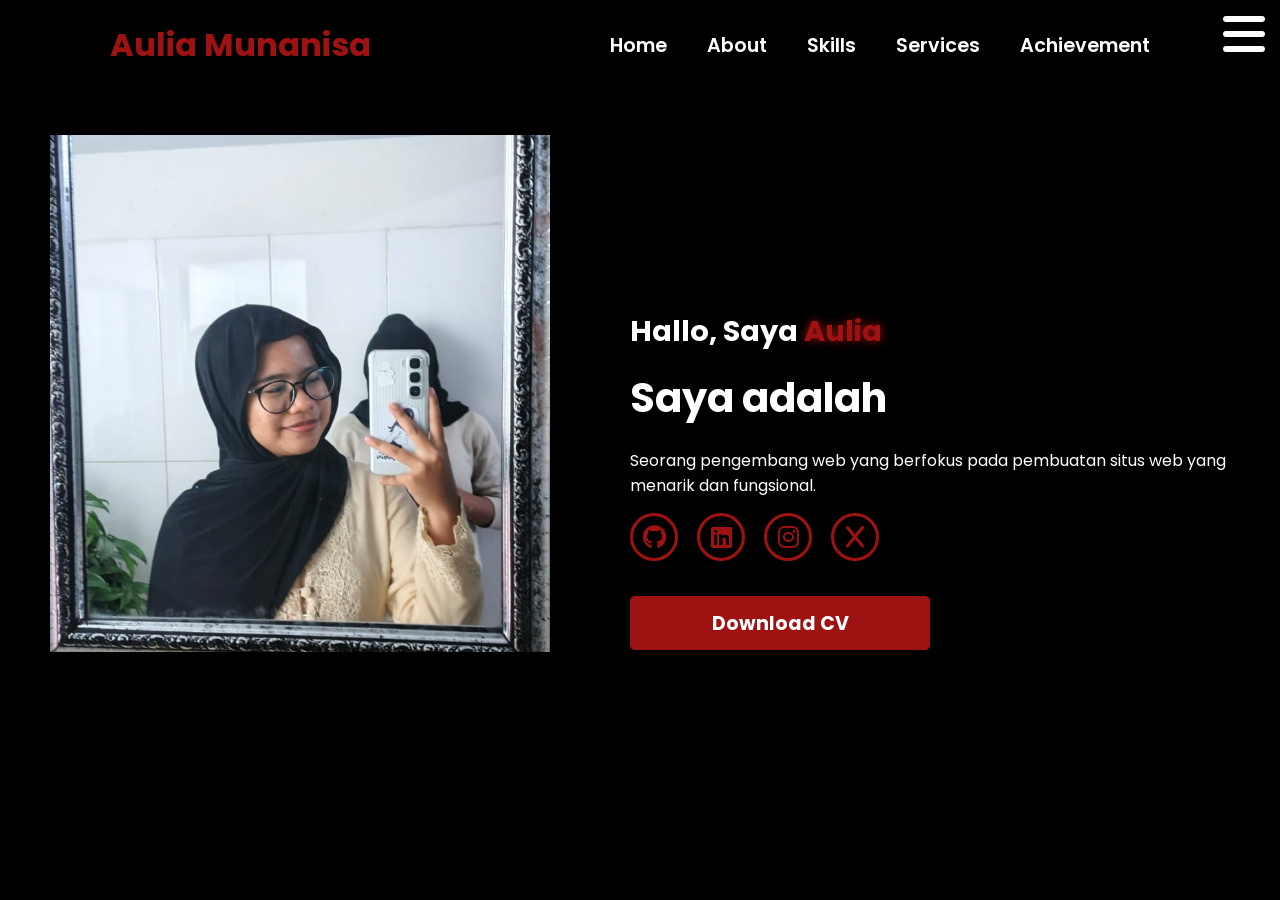
<file: index.html>
<!DOCTYPE html>
<html lang="en">
<head>
    <meta charset="UTF-8">
    <meta name="viewport" content="width=device-width, initial-scale=1.0">
    <title>Portofolio</title>
    <link rel="stylesheet" href="style.css">
    <link rel="stylesheet" href="https://cdnjs.cloudflare.com/ajax/libs/font-awesome/6.7.2/css/all.min.css">
    <link rel="stylesheet" href="https://unpkg.com/aos@next/dist/aos.css" />

</head>
<body>
    <nav>
        <div class="nav-container">
            <div class="logo" data-aos="zoom-in" data-aos-duration="1500">
                <span>Aulia Munanisa</span>
            </div>
            <div class="links">
                <div class="link" data-aos="fade-up" data-aos-duration="1500" data-aos-delay="100"><a href="index.html">Home</a></div>
                <div class="link" data-aos="fade-up" data-aos-duration="1500" data-aos-delay="200"><a href="about.html">About</a></div>
                <div class="link" data-aos="fade-up" data-aos-duration="1500" data-aos-delay="300"><a href="skills.html">Skills</a></div>
                <div class="link" data-aos="fade-up" data-aos-duration="1500" data-aos-delay="400"><a href="service.html">Services</a></div>
                <div class="link" data-aos="fade-up" data-aos-duration="1500" data-aos-delay="500"><a href="achievement.html">Achievement</a></div>
            </div>
        </div>
        <i class="fa-solid fa-bars hamburg" onclick="hamburg()"></i>
        <div class="dropdown">
            <a href="index.html">Home</a>
            <a href="about.html">About</a>
            <a href="skills.html">Skills</a>
            <a href="service.html">Services</a>
            <a href="achievement.html">Achievement</a>
            <i class="fa-solid fa-xmark cancel"onclick="cancel()"></i>
        </div>
    </nav>
    <section>
        <div class="main-container">
            <div class="image" data-aos="zoom-in-right" data-aos-duration="3000">
                <img src="lia kartini 2.jpeg" alt="">
            </div>
            <div class="content" data-aos="fade-right" data-aos-duration="1500" data-aos-delay="700">
                <h1>Hallo, Saya <span>Aulia</span></h1>
                <h2 class="typing-text" data-aos="fade-left" data-aos-duration="1500" data-aos-delay="900">Saya adalah <span></span></h2>
                <p data-aos="flip-up" data-aos-duration="1500" data-aos-delay="1100">Seorang pengembang web yang berfokus pada pembuatan situs web yang menarik dan fungsional.</p>
                <div class="social-links">
                    <a href="https://github.com/liaathvvv" data-aos="zoom-out" data-aos-duration="1500" data-aos-delay="1200"><i class="fa-brands fa-github"></i></a>
                    <a href="https://www.linkedin.com/in/aulia-munanisa-63a656405/" data-aos="zoom-out" data-aos-duration="1500" data-aos-delay="1300"><i class="fa-brands fa-linkedin"></i></a>
                    <a href="https:// www.instagram.com/liaathvv/" data-aos="zoom-out" data-aos-duration="1500" data-aos-delay="1400"><i class="fa-brands fa-instagram"></i></a>
                    <a href="https://x.com/ZxyliaaV" data-aos="zoom-out" data-aos-duration="1500" data-aos-delay="1500" ><i class="fa-brands fa-x"></i></a>
                </div>
                <div class="btn" data-aos="fade-up" data-aos-duration="1500" data-aos-delay="1700">
                    <a href="CV Aulia Munanisa .pdf" download>Download CV</a>
                </div>
            </div>
        </div>
    </section>

      <script src="https://unpkg.com/aos@next/dist/aos.js"></script>
  <script>
    AOS.init({
        offset: 0
    });
  </script>

    <script>
        function hamburg(){
            const navbar =document.querySelector(".dropdown");
            navbar.style.transform = "translateY(0px)";
        }
        function cancel(){
            const navbar =document.querySelector(".dropdown");
            navbar.style.transform = "translateY(-400px)";
        }
    </script>
</body>
</html>
</file>
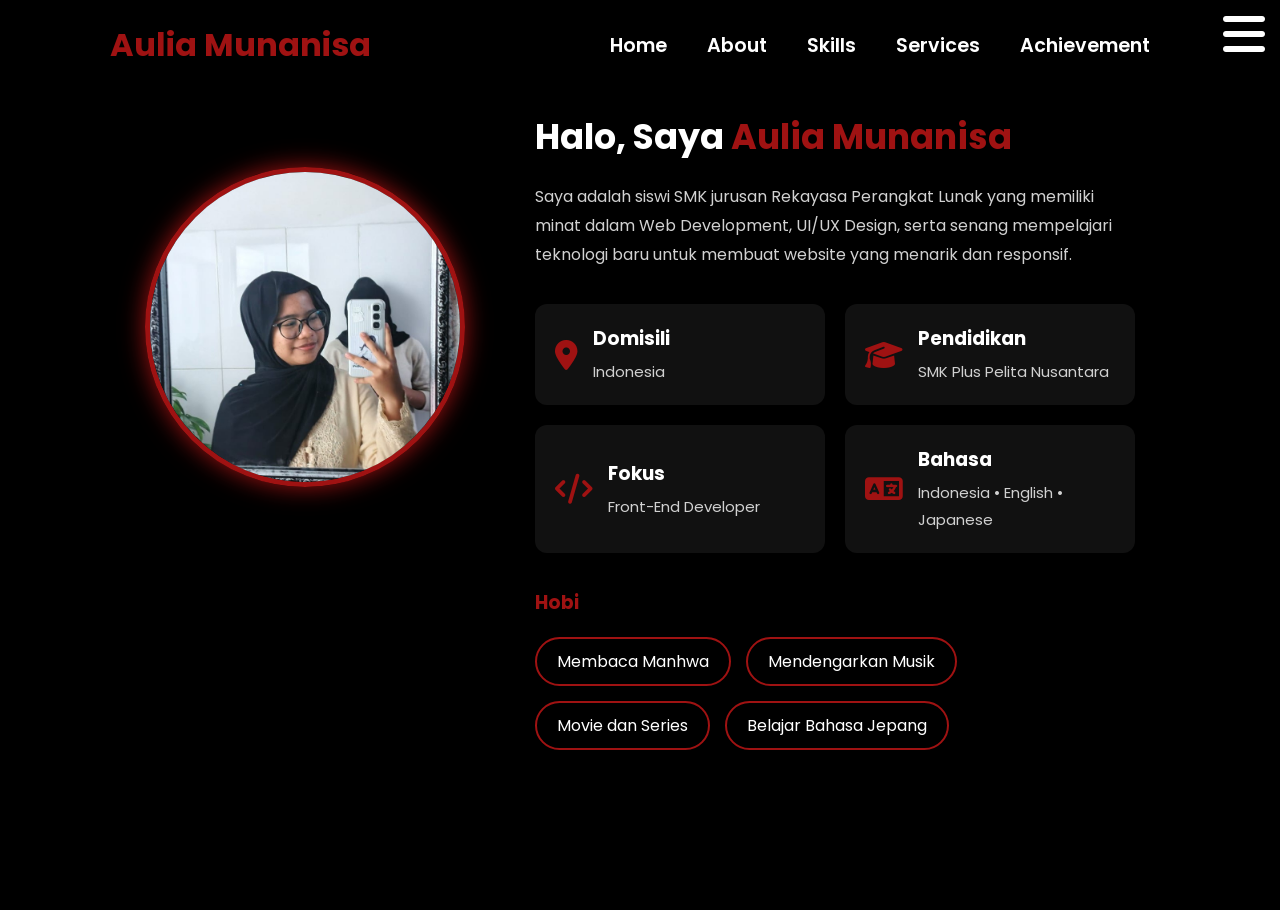
<file: about.html>
<!DOCTYPE html>
<html lang="en">
<head>
    <meta charset="UTF-8">
    <meta name="viewport" content="width=device-width, initial-scale=1.0">
    <title>Document</title>
    <link rel="stylesheet" href="about.css">
    <link rel="stylesheet" href="https://cdnjs.cloudflare.com/ajax/libs/font-awesome/6.7.2/css/all.min.css">
    <link rel="stylesheet" href="https://unpkg.com/aos@next/dist/aos.css" />
</head>
<body>
     <nav>
        <div class="nav-container">
            <div class="logo" data-aos="zoom-in" data-aos-duration="1500">
                <span>Aulia Munanisa</span>
            </div>
            <div class="links">
                <div class="link" data-aos="fade-up" data-aos-duration="1500" data-aos-delay="100"><a href="index.html">Home</a></div>
                <div class="link" data-aos="fade-up" data-aos-duration="1500" data-aos-delay="200"><a href="about.html">About</a></div>
                <div class="link" data-aos="fade-up" data-aos-duration="1500" data-aos-delay="300"><a href="skills.html">Skills</a></div>
                <div class="link" data-aos="fade-up" data-aos-duration="1500" data-aos-delay="400"><a href="service.html">Services</a></div>
                <div class="link" data-aos="fade-up" data-aos-duration="1500" data-aos-delay="500"><a href="achievement.html">Achievement</a></div>
            </div>
        </div>
        <i class="fa-solid fa-bars hamburg" onclick="hamburg()"></i>
        <div class="dropdown">
            <a href="index.html">Home</a>
            <a href="about.html">About</a>
            <a href="skills.html">Skills</a>
            <a href="service.html">Services</a>
            <a href="achievement.html">Achievement</a>
            <i class="fa-solid fa-xmark cancel"onclick="cancel()"></i>
        </div>
    </nav>
    
    <section class="about">

    <div class="about-container">

        <div class="about-image" data-aos="zoom-in-right" data-aos-duration="3000">
            <img src="lia kartini 2.jpeg" alt="Aulia">
        </div>

        <div class="about-content" data-aos="fade-right" data-aos-duration="1500" data-aos-delay="700">

            <h2>Halo, Saya <span>Aulia Munanisa</span></h2>

            <p>
                Saya adalah siswi SMK jurusan Rekayasa Perangkat Lunak
                yang memiliki minat dalam Web Development, UI/UX Design,
                serta senang mempelajari teknologi baru untuk membuat
                website yang menarik dan responsif.
            </p>

            <div class="about-info">

                <div class="card">
                    <i class="fa-solid fa-location-dot"></i>
                    <div>
                        <h3>Domisili</h3>
                        <p>Indonesia</p>
                    </div>
                </div>

                <div class="card">
                    <i class="fa-solid fa-graduation-cap"></i>
                    <div>
                        <h3>Pendidikan</h3>
                        <p>SMK Plus Pelita Nusantara</p>
                    </div>
                </div>

                <div class="card">
                    <i class="fa-solid fa-code"></i>
                    <div>
                        <h3>Fokus</h3>
                        <p>Front-End Developer</p>
                    </div>
                </div>

                <div class="card">
                    <i class="fa-solid fa-language"></i>
                    <div>
                        <h3>Bahasa</h3>
                        <p>Indonesia • English • Japanese</p>
                    </div>
                </div>

            </div>

            <h3 class="hobby-title">Hobi</h3>

            <div class="hobby">
                <span>Membaca Manhwa</span>
                <span>Mendengarkan Musik</span>
                <span>Movie dan Series</span>
                <span>Belajar Bahasa Jepang</span>
            </div>

        </div>

    </div>

</section>
     <script src="https://unpkg.com/aos@next/dist/aos.js"></script>
  <script>
    AOS.init({
        offset: 0
    });
  </script>

    <script>
        function hamburg(){
            const navbar =document.querySelector(".dropdown");
            navbar.style.transform = "translateY(0px)";
        }
        function cancel(){
            const navbar =document.querySelector(".dropdown");
            navbar.style.transform = "translateY(-400px)";
        }
    </script>
</body>
</html>
</file>
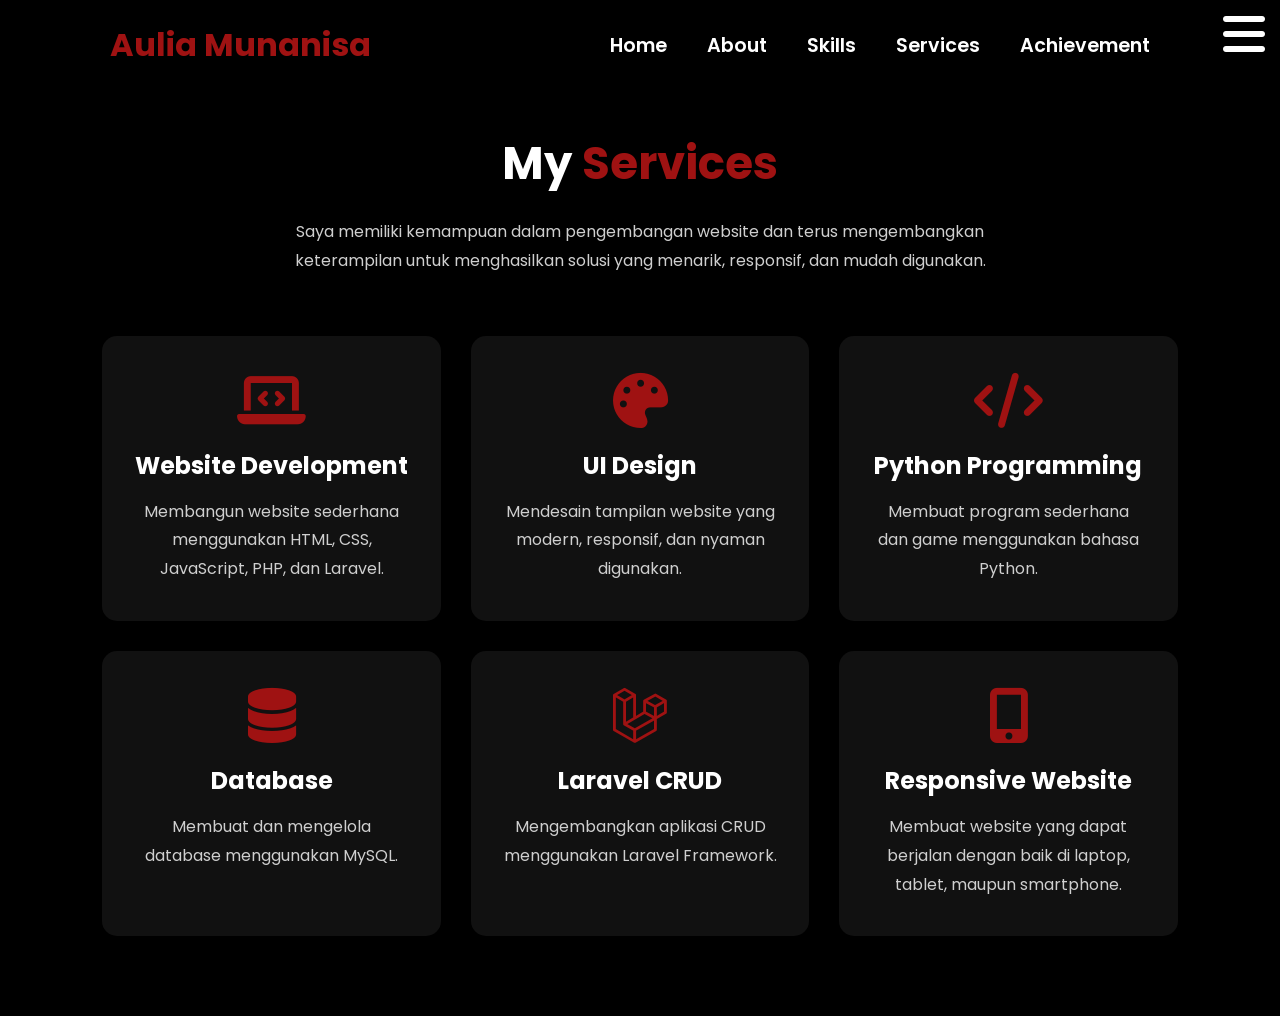
<file: service.html>
<!DOCTYPE html>
<html lang="en">
<head>
    <meta charset="UTF-8">
    <meta name="viewport" content="width=device-width, initial-scale=1.0">
    <title>Document</title>
    <link rel="stylesheet" href="service.css">
    <link rel="stylesheet" href="https://cdnjs.cloudflare.com/ajax/libs/font-awesome/6.7.2/css/all.min.css">
    <link rel="stylesheet" href="https://unpkg.com/aos@next/dist/aos.css" />
</head>
<body>
     <nav>
        <div class="nav-container">
            <div class="logo" data-aos="zoom-in" data-aos-duration="1500">
                <span>Aulia Munanisa</span>
            </div>
            <div class="links">
                <div class="link" data-aos="fade-up" data-aos-duration="1500" data-aos-delay="100"><a href="index.html">Home</a></div>
                <div class="link" data-aos="fade-up" data-aos-duration="1500" data-aos-delay="200"><a href="about.html">About</a></div>
                <div class="link" data-aos="fade-up" data-aos-duration="1500" data-aos-delay="300"><a href="skills.html">Skills</a></div>
                <div class="link" data-aos="fade-up" data-aos-duration="1500" data-aos-delay="400"><a href="service.html">Services</a></div>
                <div class="link" data-aos="fade-up" data-aos-duration="1500" data-aos-delay="500"><a href="achievement.html">Achievement</a></div>
            </div>
        </div>
        <i class="fa-solid fa-bars hamburg" onclick="hamburg()"></i>
        <div class="dropdown">
            <a href="index.html">Home</a>
            <a href="about.html">About</a>
            <a href="skills.html">Skills</a>
            <a href="service.html">Services</a>
            <a href="achievement.html">Achievement</a>
            <i class="fa-solid fa-xmark cancel"onclick="cancel()"></i>
        </div>
    </nav>

    <section class="services">

    <h1 class="services-title"
        data-aos="fade-down"
        data-aos-duration="1500">
        My <span>Services</span>
    </h1>

    <p class="services-desc"
       data-aos="fade-up"
       data-aos-duration="1500"
       data-aos-delay="200">
        Saya memiliki kemampuan dalam pengembangan website dan terus
        mengembangkan keterampilan untuk menghasilkan solusi yang
        menarik, responsif, dan mudah digunakan.
    </p>

    <div class="services-container">

        <div class="service-card"
             data-aos="fade-right"
             data-aos-duration="1500"
             data-aos-delay="300">

            <i class="fa-solid fa-laptop-code"></i>

            <h3>Website Development</h3>

            <p>
                Membangun website sederhana menggunakan
                HTML, CSS, JavaScript, PHP, dan Laravel.
            </p>

        </div>

        <div class="service-card"
             data-aos="fade-up"
             data-aos-duration="1500"
             data-aos-delay="500">

            <i class="fa-solid fa-palette"></i>

            <h3>UI Design</h3>

            <p>
                Mendesain tampilan website yang modern,
                responsif, dan nyaman digunakan.
            </p>

        </div>

        <div class="service-card"
             data-aos="fade-left"
             data-aos-duration="1500"
             data-aos-delay="700">

            <i class="fa-solid fa-code"></i>

            <h3>Python Programming</h3>

            <p>
                Membuat program sederhana dan game
                menggunakan bahasa Python.
            </p>

        </div>

        <div class="service-card"
             data-aos="fade-right"
             data-aos-duration="1500"
             data-aos-delay="900">

            <i class="fa-solid fa-database"></i>

            <h3>Database</h3>

            <p>
                Membuat dan mengelola database
                menggunakan MySQL.
            </p>

        </div>

        <div class="service-card"
             data-aos="fade-up"
             data-aos-duration="1500"
             data-aos-delay="1100">

            <i class="fa-brands fa-laravel"></i>

            <h3>Laravel CRUD</h3>

            <p>
                Mengembangkan aplikasi CRUD
                menggunakan Laravel Framework.
            </p>

        </div>

        <div class="service-card"
             data-aos="fade-left"
             data-aos-duration="1500"
             data-aos-delay="1300">

            <i class="fa-solid fa-mobile-screen-button"></i>

            <h3>Responsive Website</h3>

            <p>
                Membuat website yang dapat
                berjalan dengan baik di laptop,
                tablet, maupun smartphone.
            </p>

        </div>

    </div>

</section>

     <script src="https://unpkg.com/aos@next/dist/aos.js"></script>
  <script>
    AOS.init({
        offset: 0
    });
  </script>

    <script>
        function hamburg(){
            const navbar =document.querySelector(".dropdown");
            navbar.style.transform = "translateY(0px)";
        }
        function cancel(){
            const navbar =document.querySelector(".dropdown");
            navbar.style.transform = "translateY(-400px)";
        }
    </script>
</body>
</html>
</file>
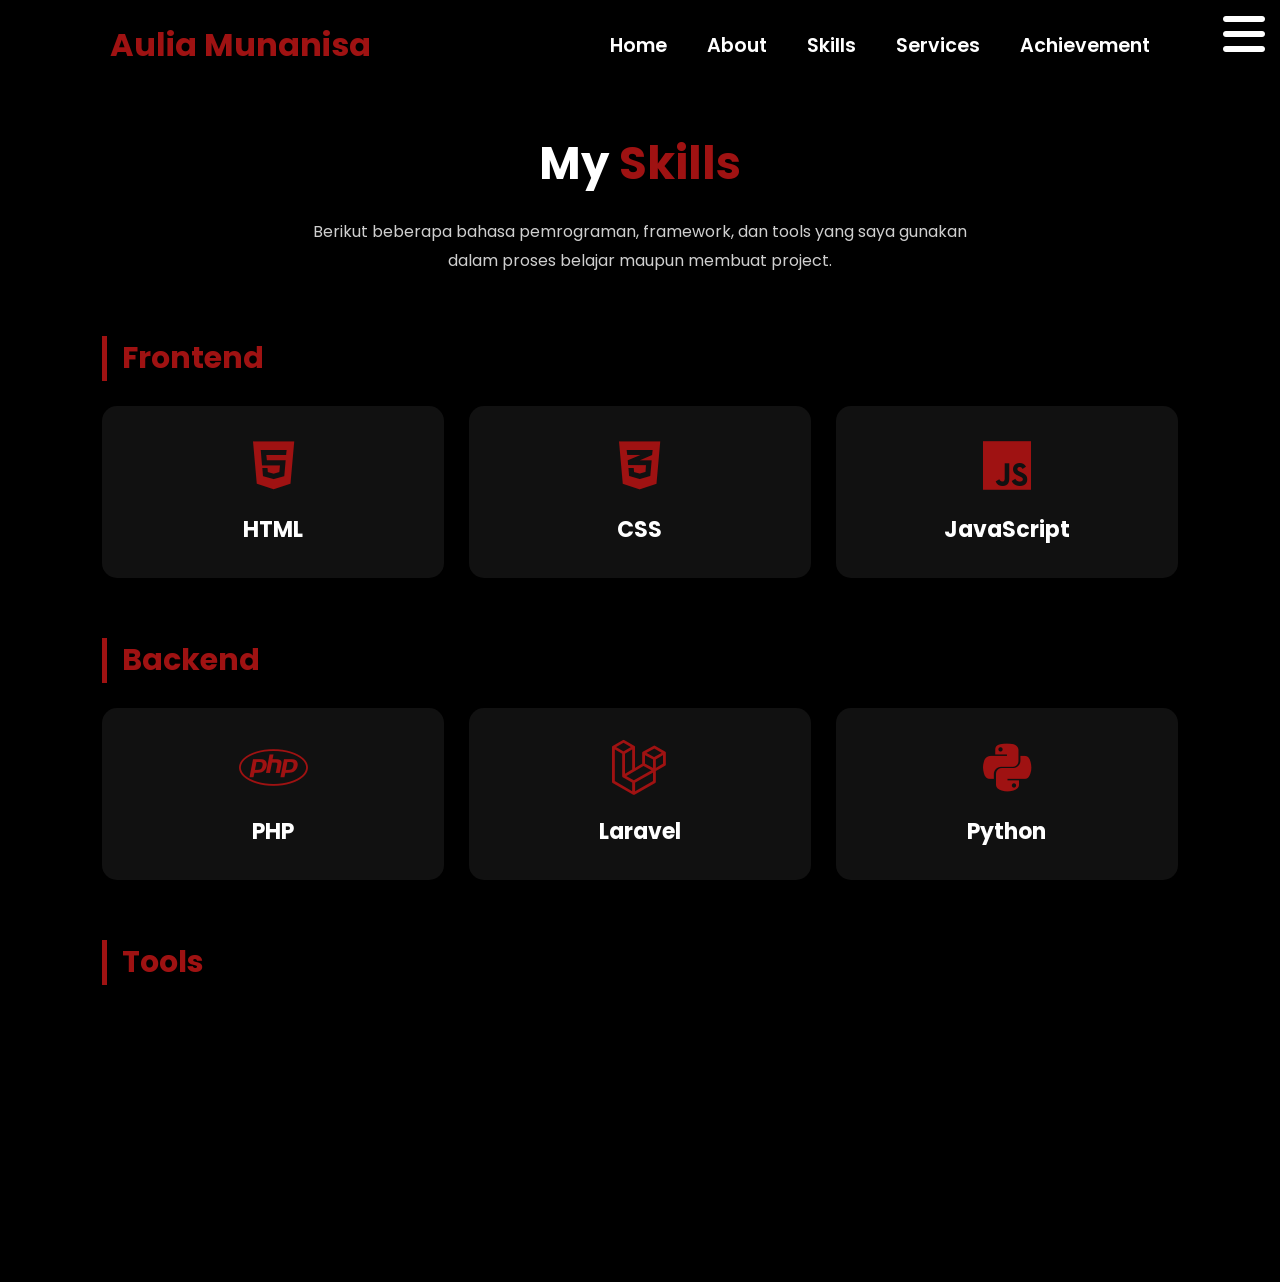
<file: skills.html>
<!DOCTYPE html>
<html lang="en">
<head>
    <meta charset="UTF-8">
    <meta name="viewport" content="width=device-width, initial-scale=1.0">
    <title>Document</title>
    <link rel="stylesheet" href="skills.css">
    <link rel="stylesheet" href="https://cdnjs.cloudflare.com/ajax/libs/font-awesome/6.7.2/css/all.min.css">
    <link rel="stylesheet" href="https://unpkg.com/aos@next/dist/aos.css" />
</head>
<body>
     <nav>
        <div class="nav-container">
            <div class="logo" data-aos="zoom-in" data-aos-duration="1500">
                <span>Aulia Munanisa</span>
            </div>
            <div class="links">
                <div class="link" data-aos="fade-up" data-aos-duration="1500" data-aos-delay="100"><a href="index.html">Home</a></div>
                <div class="link" data-aos="fade-up" data-aos-duration="1500" data-aos-delay="200"><a href="about.html">About</a></div>
                <div class="link" data-aos="fade-up" data-aos-duration="1500" data-aos-delay="300"><a href="skills.html">Skills</a></div>
                <div class="link" data-aos="fade-up" data-aos-duration="1500" data-aos-delay="400"><a href="service.html">Services</a></div>
                <div class="link" data-aos="fade-up" data-aos-duration="1500" data-aos-delay="500"><a href="achievement.html">Achievement</a></div>
            </div>
        </div>
        <i class="fa-solid fa-bars hamburg" onclick="hamburg()"></i>
        <div class="dropdown">
            <a href="index.html">Home</a>
            <a href="about.html">About</a>
            <a href="skills.html">Skills</a>
            <a href="service.html">Services</a>
            <a href="achievement.html">Achievement</a>
            <i class="fa-solid fa-xmark cancel"onclick="cancel()"></i>
        </div>
    </nav>

    <section class="skills">

    <h1 class="skills-title" data-aos="fade-right" data-aos-duration="1500" data-aos-delay="700">My <span>Skills</span></h1>

    <p class="skills-text" data-aos="fade-right" data-aos-duration="1500" data-aos-delay="700">
        Berikut beberapa bahasa pemrograman, framework, dan tools yang saya gunakan
        dalam proses belajar maupun membuat project.
    </p>

    <div class="skill-category">
        <div class="category">
            <h2>Frontend</h2>

            <div class="tech-container">

                <div class="tech-card" data-aos="zoom-in" data-aos-duration="1200" data-aos-delay="100">
                    <i class="fa-brands fa-html5"></i>
                    <h3>HTML</h3>
                </div>

                <div class="tech-card" data-aos="zoom-in" data-aos-duration="1200" data-aos-delay="100">
                    <i class="fa-brands fa-css3-alt"></i>
                    <h3>CSS</h3>
                </div>

                <div class="tech-card" data-aos="zoom-in" data-aos-duration="1200" data-aos-delay="100">
                    <i class="fa-brands fa-js"></i>
                    <h3>JavaScript</h3>
                </div>

            </div>
        </div>
        <div class="category">

            <h2>Backend</h2>

            <div class="tech-container">

                <div class="tech-card" data-aos="zoom-in" data-aos-duration="1200" data-aos-delay="100">
                    <i class="fa-brands fa-php"></i>
                    <h3>PHP</h3>
                </div>

                <div class="tech-card" data-aos="zoom-in" data-aos-duration="1200" data-aos-delay="100">
                    <i class="fa-brands fa-laravel"></i>
                    <h3>Laravel</h3>
                </div>

                <div class="tech-card" data-aos="zoom-in" data-aos-duration="1200" data-aos-delay="100">
                    <i class="fa-brands fa-python"></i>
                    <h3>Python</h3>
                </div>

            </div>

        </div>

        <div class="category">

            <h2>Tools</h2>

            <div class="tech-container">

                <div class="tech-card" data-aos="zoom-in" data-aos-duration="1200" data-aos-delay="100">
                    <i class="fa-solid fa-code"></i>
                    <h3>VS Code</h3>
                </div>

                <div class="tech-card" data-aos="zoom-in" data-aos-duration="1200" data-aos-delay="100">
                    <i class="fa-brands fa-github"></i>
                    <h3>GitHub</h3>
                </div>

            </div>

        </div>

    </div>

</section>

     <script src="https://unpkg.com/aos@next/dist/aos.js"></script>
  <script>
    AOS.init({
        offset: 0
    });
  </script>

    <script>
        function hamburg(){
            const navbar =document.querySelector(".dropdown");
            navbar.style.transform = "translateY(0px)";
        }
        function cancel(){
            const navbar =document.querySelector(".dropdown");
            navbar.style.transform = "translateY(-400px)";
        }
    </script>
</body>
</html>
</file>
<file: style.css>
@import url('https://fonts.googleapis.com/css2?family=Poppins:wght@100;200;300;400;500;600&display=swap');

*{
    padding: 0;
    margin: 0;
    font-family: 'Poppins', sans-serif;
    box-sizing: border-box;
}

body{
    width: 100%;
    height: 100vh;
    overflow: hidden;
    background: black;
}

nav{
    width: 100%;
    height: 10vh;
    position: sticky;
}

.nav-container{
    width: 100%;
    height: 100%;
    display: flex;
    justify-content: space-around;
    align-items: center;
}

.nav-container .logo span{
    font-size: 2rem;
    font-weight: bold;
    color: rgb(159, 18, 18);
}

.hamburg,
.cancel{
    cursor: pointer;
    position: absolute;
    right: 15px;
    top: 10px;
    color: white;
    font-size: clamp(2.5rem, 0.5rem + 5vw, 3rem);
    display: none;
}

.nav-container .links{
    display: flex;
}

.nav-container .links a{
    font-size: 1.2rem;
    color: white;
    margin: 0 20px;
    text-decoration: none;
    font-weight: 550;
    transition: 0.3s linear;
}

.nav-container .links a:hover{
    color: rgb(159, 18, 18);
    border-bottom: 2px solid rgb(159, 18, 18);
}

.dropdown{
    z-index: 10;
    position: absolute;
    top: 0;
    transform: translateY(-400px);
    width: 100%;
    height: auto;
    backdrop-filter: blur(5px) brightness(40%);
    box-shadow: 0 0 20px black;
    transition: 0.2s linear;
}

.dropdown a{
    display: flex;
    color: white;
    text-decoration: none;
    padding: 15px 0;
    justify-content: center;
    align-items: center;
    transition: 0.3s linear;
}

.dropdown a:hover{
    background-color: rgb(159, 18, 18);
}

section{
    width: 100%;
    height: 90vh;
}

.main-container{
    width: 100%;
    height: 100%;
    display: flex;
    justify-content: center;
    align-items: center;
    gap: 80px;
}

.main-container .image{
    width: 500px;
    height: 80vh;
    overflow: hidden;
}

.main-container .image img{
    width: 100%;
}

.main-container .image img:hover{
   animation: animate 1.5s ease-in-out infinite;
}

@keyframes animate{
    0%{
        scale: 1;
    }
    50%{
        scale: 1.05;
    }
    100%{
        scale: 1;
    }
}

.main-container .content{
    color: white;
    flex: 1;
    max-width: 600px;
}

.content h1{
    font-size: clamp(1rem, 1rem + 5vw, 1.8rem);
    margin-bottom: 15px;
}

.content h1 span{
    font-weight: 700;
    text-shadow: 0 0 10px rgb(159, 18, 18);
    color: rgb(159, 18, 18);
}

.typing-text{
    font-size: clamp(1rem, 1rem + 5vw, 2.5rem);
    font-weight: 700;
    position: relative;
    margin-bottom: 20px;
}

.typing-text span::before{
    content: '';
    color: rgb(159, 18, 18);
    animation: words 20s infinite;
}

.typing-text span::after{
    content: '';
    background-color: black;
    position: absolute;
    width: calc(100% + 8px);
    height: 100%;
    border-left: 3px solid black;
    right: -8;
    animation: cursor 0.5s infinite;
}

@keyframes cursor{
    to{
        border-left: 3px solid white;
    }
}

@keyframes words{
    0%, 20%{
        content: 'Programmer';
    }

    21%, 40%{
        content: 'Web Designer';
    }
}

.content p{
    font-size: clamp(0.4rem, 0.2rem + 9vw, 1rem);
    margin: 10px 0;
}

.social-links i{
    display: inline-flex;
    justify-content: center;
    align-items: center;
    width: 3rem;
    height: 3rem;
    background-color:transparent;
    border: 0.2rem solid rgb(159, 18, 18);
    border-radius: 50%;
    color: rgb(159, 18, 18);
    margin: 5px 15px 5px 0;
    font-size: 1.5rem;
    transition: 0.2s linear;
}

.social-links i:hover{
    scale: 1.3;
    filter: drop-shadow(0 0 10px rgb(159, 18, 18));
    background-color: rgb(159, 18, 18);
    color: white;
}

.content .btn a{
    display: inline-flex;
    justify-content: center;
    align-items: center;
    width: 50%;
    height: 6vh;
    margin: 30px 0;
    background-color: rgb(159, 18, 18);
    color: white;
    text-decoration: none;
    font-size: 120%;
    font-weight: 700;
    border-radius: 5px;
    transition: 0.2s linear;
}

.content .btn a:hover{
    scale: 1.1;
    color: rgb(159, 18, 18);
    border: 2px solid rgb(159, 18, 18);
    background-color: transparent;
    box-shadow: 0 0 40px rgb(159, 18, 18);
}

@media (max-width: 884px){
    nav .logo{
        position: absolute;
        top: 16px;
        left: 15px;
        font-size: 1.5rem;
    }

    .main-container{
        display: flex;
        flex-direction: column;
    }

    .nav-container .links{
        display: none;
    }

    .hamburg,
    .cancel{
        display: block;
    }

    .main-container .content{
        width: 80%;
       margin-top: -40px;
    }

    .social-links i{
        width: 2.5rem;
        height: 2.5rem;
        font-size: 1.5rem;
    }

    .typing-text{
        font-size: 2rem;
    }

    .main-container .image{
        z-index: -1;
        width: 50%;
        height: 60%;
    }
}

@media (max-width:440px) {
    .main-container .image{
        width: 70%;
        height: 60%;
    }

    .main-container .content{
        width: 80%;
    }

    .main-container button{
        margin-top: 15px;
    }
}
</file>
<file: about.css>
@import url('https://fonts.googleapis.com/css2?family=Poppins:wght@100;200;300;400;500;600&display=swap');

*{
    padding: 0;
    margin: 0;
    font-family: 'Poppins', sans-serif;
    box-sizing: border-box;
}

body{
    width: 100%;
    min-height: 100vh;
    overflow-x: hidden;
    overflow-y: auto;
    background: black;
}

nav{
    width: 100%;
    height: 10vh;
    position: sticky;
}

.nav-container{
    width: 100%;
    height: 100%;
    display: flex;
    justify-content: space-around;
    align-items: center;
}

.nav-container .logo span{
    font-size: 2rem;
    font-weight: bold;
    color: rgb(159, 18, 18);
}

.hamburg,
.cancel{
    cursor: pointer;
    position: absolute;
    right: 15px;
    top: 10px;
    color: white;
    font-size: clamp(2.5rem, 0.5rem + 5vw, 3rem);
    display: none;
}

.nav-container .links{
    display: flex;
}

.nav-container .links a{
    font-size: 1.2rem;
    color: white;
    margin: 0 20px;
    text-decoration: none;
    font-weight: 550;
    transition: 0.3s linear;
}

.nav-container .links a:hover{
    color: rgb(159, 18, 18);
    border-bottom: 2px solid rgb(159, 18, 18);
}

.dropdown{
    z-index: 10;
    position: absolute;
    top: 0;
    transform: translateY(-400px);
    width: 100%;
    height: auto;
    backdrop-filter: blur(5px) brightness(40%);
    box-shadow: 0 0 20px black;
    transition: 0.2s linear;
}

.dropdown a{
    display: flex;
    color: white;
    text-decoration: none;
    padding: 15px 0;
    justify-content: center;
    align-items: center;
    transition: 0.3s linear;
}

.dropdown a:hover{
    background-color: rgb(159, 18, 18);
}

@media (max-width: 884px){
    nav .logo{
        position: absolute;
        top: 16px;
        left: 15px;
        font-size: 1.5rem;
    }

    .nav-container .links{
        display: none;
    }

    .hamburg,
    .cancel{
        display: block;
    }
}

.about{
    width:100%;
    min-height:calc(100vh - 80px);
    padding:20px 8% 40px;
    color:white;
}

.about-title span{
    color:rgb(159,18,18);
}

.about-container{
    display:flex;
    justify-content:center;
    align-items:center;
    gap:70px;
    flex-wrap:wrap;
}

.about-image img{
    width:320px;
    height:320px;
    object-fit:cover;
    border-radius:50%;
    border:5px solid rgb(159,18,18);
    box-shadow:0 0 25px rgb(159,18,18);
}

.about-image{
    margin-top: -200px;
}

.about-content{
    max-width:600px;
}

.about-content h2{
    font-size:35px;
    margin-bottom:20px;
}

.about-content h2 span{
    color:rgb(159,18,18);
}

.about-content p{
    color:#d1d1d1;
    line-height:1.8;
}

.about-info{
    margin-top:35px;
    display:grid;
    grid-template-columns:repeat(2,1fr);
    gap:20px;
}

.card{
    display:flex;
    gap:15px;
    align-items:center;
    background:#111;
    padding:18px;
    border-radius:12px;
    border:2px solid transparent;
    transition:.3s;
}

.card:hover{
    border-color:rgb(159,18,18);
    transform:translateY(-6px);
}

.card i{
    font-size:30px;
    color:rgb(159,18,18);
}

.card h3{
    margin-bottom:5px;
}

.card p{
    font-size:15px;
}

.hobby-title{
    margin-top:35px;
    margin-bottom:20px;
    color:rgb(159,18,18);
}

.hobby{
    display:flex;
    flex-wrap:wrap;
    gap:15px;
}

.hobby span{
    padding:10px 20px;
    border:2px solid rgb(159,18,18);
    border-radius:30px;
    transition:.3s;
}

.hobby span:hover{
    background:rgb(159,18,18);
}

@media(max-width:768px){

    .about{
        padding-top:100px;
    }

    .about-container{
        flex-direction:column;
        gap:30px;
        align-items:center;
    }

    .about-image{
        margin-top:0;
    }

    .about-image img{
        width:250px;
        height:250px;
    }

    .about-info{
        grid-template-columns:1fr;
    }

}
</file>
<file: service.css>
@import url('https://fonts.googleapis.com/css2?family=Poppins:wght@100;200;300;400;500;600&display=swap');

*{
    padding: 0;
    margin: 0;
    font-family: 'Poppins', sans-serif;
    box-sizing: border-box;
}

body{
    width: 100%;
    min-height: 100vh;
    background: black;
    overflow-x: hidden;
    overflow-y: auto;
}

nav{
    width: 100%;
    height: 10vh;
    position: sticky;
}

.nav-container{
    width: 100%;
    height: 100%;
    display: flex;
    justify-content: space-around;
    align-items: center;
}

.nav-container .logo span{
    font-size: 2rem;
    font-weight: bold;
    color: rgb(159, 18, 18);
}

.hamburg,
.cancel{
    cursor: pointer;
    position: absolute;
    right: 15px;
    top: 10px;
    color: white;
    font-size: clamp(2.5rem, 0.5rem + 5vw, 3rem);
    display: none;
}

.nav-container .links{
    display: flex;
}

.nav-container .links a{
    font-size: 1.2rem;
    color: white;
    margin: 0 20px;
    text-decoration: none;
    font-weight: 550;
    transition: 0.3s linear;
}

.nav-container .links a:hover{
    color: rgb(159, 18, 18);
    border-bottom: 2px solid rgb(159, 18, 18);
}

.dropdown{
    z-index: 10;
    position: absolute;
    top: 0;
    transform: translateY(-400px);
    width: 100%;
    height: auto;
    backdrop-filter: blur(5px) brightness(40%);
    box-shadow: 0 0 20px black;
    transition: 0.2s linear;
}

.dropdown a{
    display: flex;
    color: white;
    text-decoration: none;
    padding: 15px 0;
    justify-content: center;
    align-items: center;
    transition: 0.3s linear;
}

.dropdown a:hover{
    background-color: rgb(159, 18, 18);
}

@media (max-width: 884px){
    nav .logo{
        position: absolute;
        top: 16px;
        left: 15px;
        font-size: 1.5rem;
    }

    .nav-container .links{
        display: none;
    }

    .hamburg,
    .cancel{
        display: block;
    }
}

/*================ SERVICES ================*/

.services{
    width:100%;
    min-height:100vh;
    padding:40px 8% 80px;
    color:white;
}

.services-title{
    text-align:center;
    font-size:45px;
}

.services-title span{
    color:rgb(159,18,18);
}

.services-desc{
    max-width:750px;
    margin:20px auto 60px;
    text-align:center;
    color:#cfcfcf;
    line-height:1.8;
}

.services-container{
    display:grid;
    grid-template-columns:repeat(auto-fit,minmax(280px,1fr));
    gap:30px;
}

.service-card{
    background:#111;
    padding:35px 30px;
    border-radius:15px;
    border:2px solid transparent;
    text-align:center;
    transition:.4s;
}

.service-card:hover{
    transform:translateY(-10px);
    border-color:rgb(159,18,18);
    box-shadow:0 0 20px rgba(159,18,18,.4);
}

.service-card i{
    font-size:55px;
    color:rgb(159,18,18);
    margin-bottom:20px;
}

.service-card h3{
    font-size:24px;
    margin-bottom:15px;
}

.service-card p{
    color:#cfcfcf;
    line-height:1.8;
}

@media(max-width:768px){

    .services-title{
        font-size:35px;
    }

    .services-desc{
        font-size:15px;
    }

}
</file>
<file: skills.css>
@import url('https://fonts.googleapis.com/css2?family=Poppins:wght@100;200;300;400;500;600&display=swap');

*{
    padding: 0;
    margin: 0;
    font-family: 'Poppins', sans-serif;
    box-sizing: border-box;
}

body{
    width: 100%;
    min-height: 100vh;
    overflow-x: hidden;
    overflow-y: auto;
    background: black;
}

nav{
    width: 100%;
    height: 10vh;
    position: sticky;
}

.nav-container{
    width: 100%;
    height: 100%;
    display: flex;
    justify-content: space-around;
    align-items: center;
}

.nav-container .logo span{
    font-size: 2rem;
    font-weight: bold;
    color: rgb(159, 18, 18);
}

.hamburg,
.cancel{
    cursor: pointer;
    position: absolute;
    right: 15px;
    top: 10px;
    color: white;
    font-size: clamp(2.5rem, 0.5rem + 5vw, 3rem);
    display: none;
}

.nav-container .links{
    display: flex;
}

.nav-container .links a{
    font-size: 1.2rem;
    color: white;
    margin: 0 20px;
    text-decoration: none;
    font-weight: 550;
    transition: 0.3s linear;
}

.nav-container .links a:hover{
    color: rgb(159, 18, 18);
    border-bottom: 2px solid rgb(159, 18, 18);
}

.dropdown{
    z-index: 10;
    position: absolute;
    top: 0;
    transform: translateY(-400px);
    width: 100%;
    height: auto;
    backdrop-filter: blur(5px) brightness(40%);
    box-shadow: 0 0 20px black;
    transition: 0.2s linear;
}

.dropdown a{
    display: flex;
    color: white;
    text-decoration: none;
    padding: 15px 0;
    justify-content: center;
    align-items: center;
    transition: 0.3s linear;
}

.dropdown a:hover{
    background-color: rgb(159, 18, 18);
}

@media (max-width: 884px){
    nav .logo{
        position: absolute;
        top: 16px;
        left: 15px;
        font-size: 1.5rem;
    }

    .nav-container .links{
        display: none;
    }

    .hamburg,
    .cancel{
        display: block;
    }
}

/*================== SKILLS ==================*/

.skills{
    width:100%;
    min-height:100vh;
    padding:40px 8%;
    color:white;
}

.skills-title{
    text-align:center;
    font-size:45px;
}

.skills-title span{
    color:rgb(159,18,18);
}

.skills-text{
    text-align:center;
    max-width:700px;
    margin:20px auto 60px;
    color:#cfcfcf;
    line-height:1.8;
}

.category{
    margin-bottom:60px;
}

.category h2{
    color:rgb(159,18,18);
    font-size:30px;
    margin-bottom:25px;
    border-left:5px solid rgb(159,18,18);
    padding-left:15px;
}

.tech-container{
    display:grid;
    grid-template-columns:repeat(auto-fit,minmax(180px,1fr));
    gap:25px;
}

.tech-card{
    background:#111;
    border:2px solid transparent;
    border-radius:15px;
    padding:30px;
    text-align:center;
    transition:.3s;
}

.tech-card:hover{
    transform:translateY(-10px);
    border-color:rgb(159,18,18);
    box-shadow:0 0 20px rgba(159,18,18,.5);
}

.tech-card i{
    font-size:55px;
    color:rgb(159,18,18);
    margin-bottom:20px;
}

.tech-card h3{
    font-size:22px;
}

@media(max-width:768px){

    .skills-title{
        font-size:35px;
    }

    .category h2{
        font-size:24px;
    }

}
</file>
